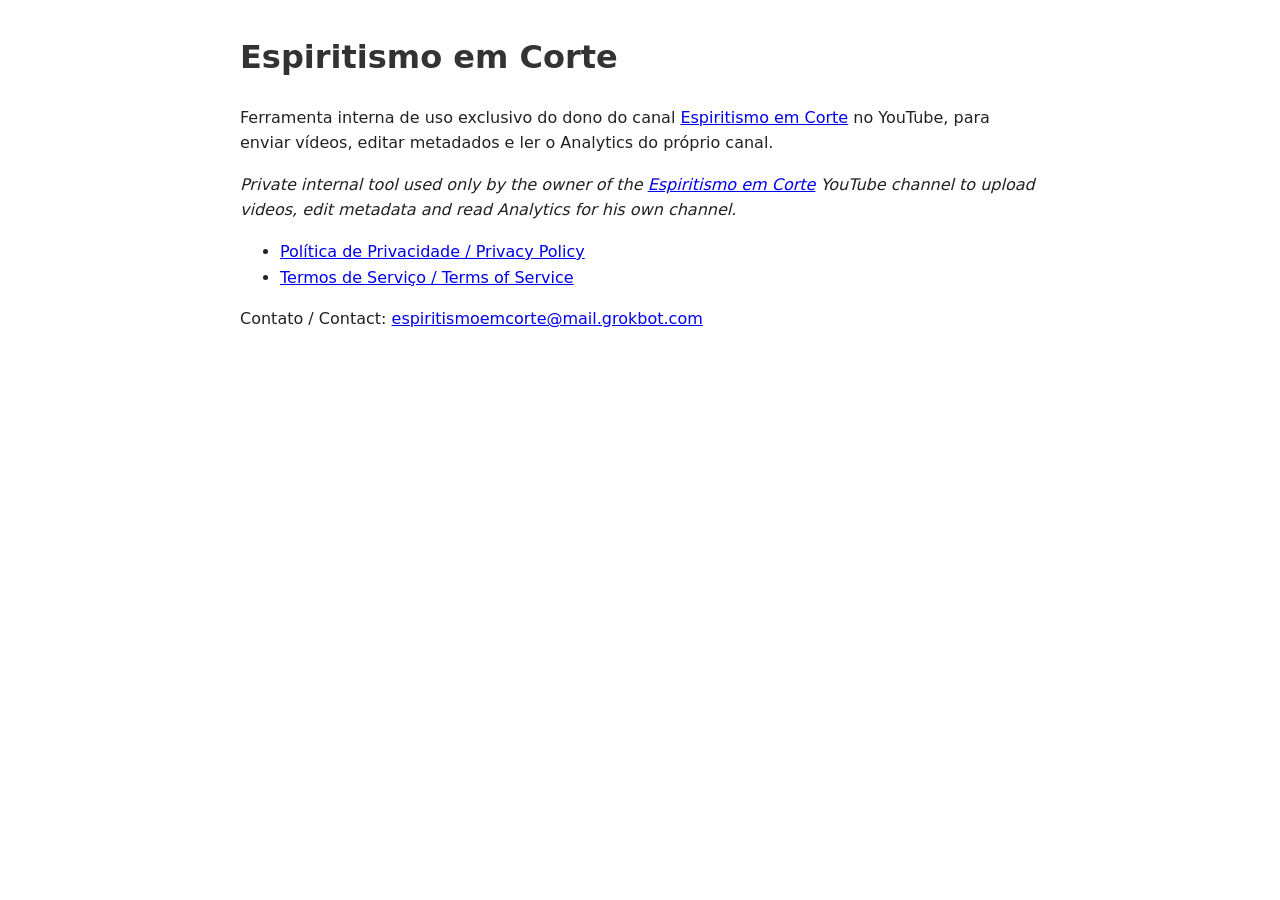
<file: index.html>
<!DOCTYPE html><html lang="pt-BR"><head><meta charset="utf-8"><meta name="viewport" content="width=device-width,initial-scale=1"><title>Espiritismo em Corte</title><link rel="stylesheet" href="style.css"></head><body>
<h1>Espiritismo em Corte</h1>
<p>Ferramenta interna de uso exclusivo do dono do canal <a href="https://www.youtube.com/@espiritismoemcorte">Espiritismo em Corte</a> no YouTube, para enviar vídeos, editar metadados e ler o Analytics do próprio canal.</p>
<p><em>Private internal tool used only by the owner of the <a href="https://www.youtube.com/@espiritismoemcorte">Espiritismo em Corte</a> YouTube channel to upload videos, edit metadata and read Analytics for his own channel.</em></p>
<ul><li><a href="privacy.html">Política de Privacidade / Privacy Policy</a></li><li><a href="terms.html">Termos de Serviço / Terms of Service</a></li></ul>
<p>Contato / Contact: <a href="mailto:espiritismoemcorte@mail.grokbot.com">espiritismoemcorte@mail.grokbot.com</a></p></body></html>
</file>
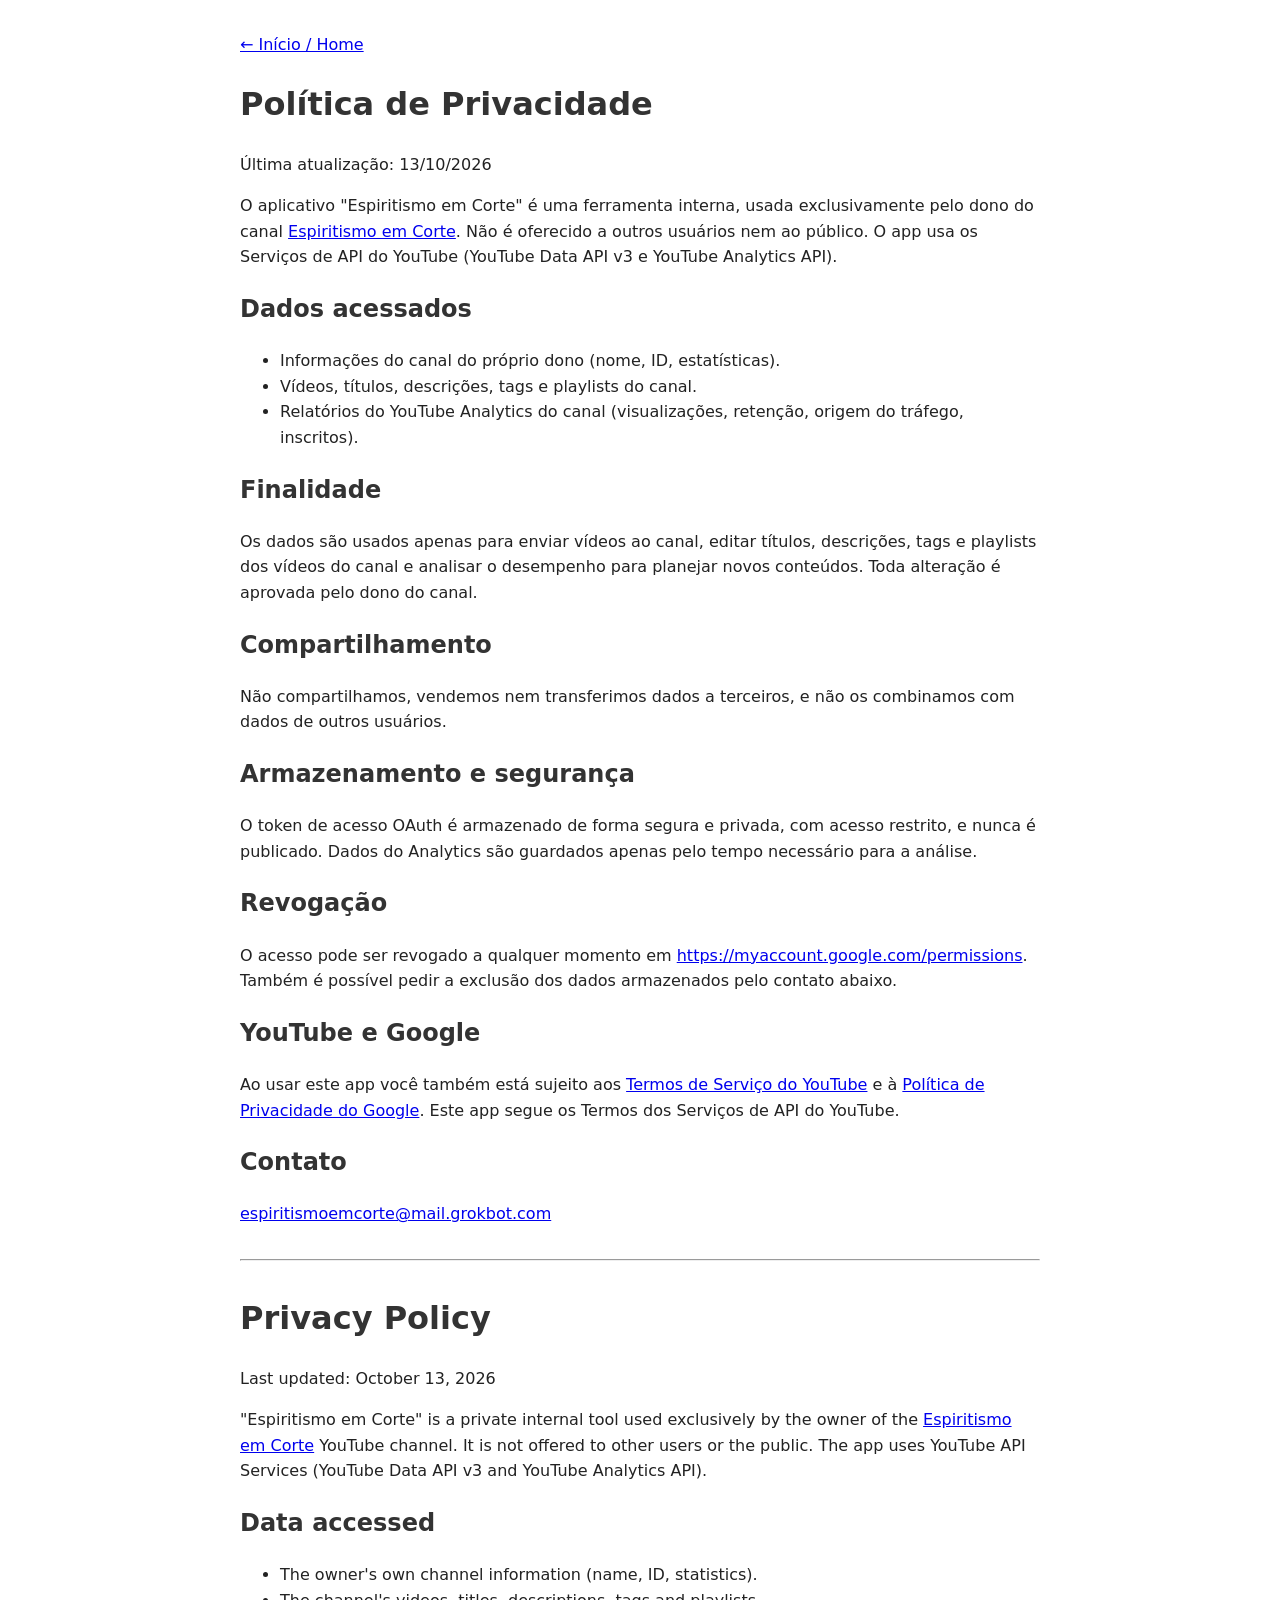
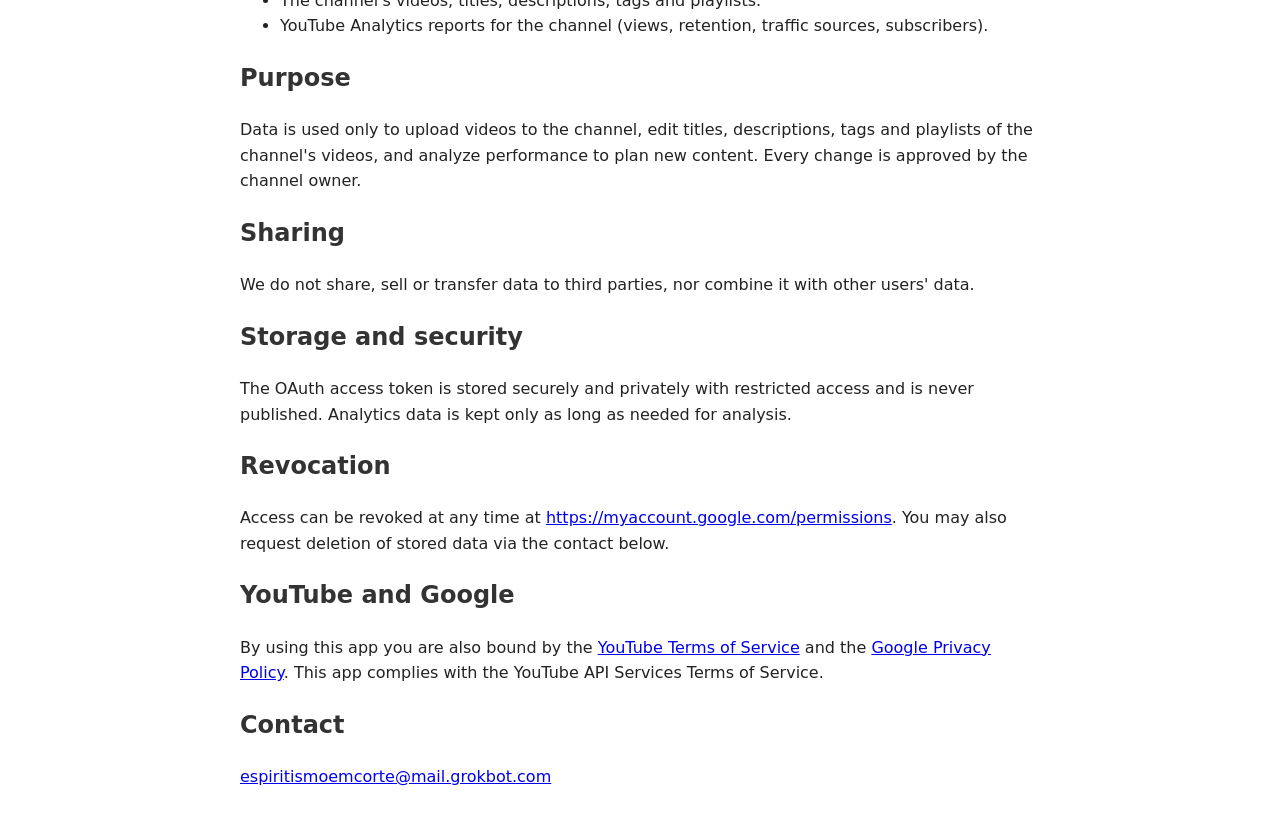
<file: privacy.html>
<!DOCTYPE html><html lang="pt-BR"><head><meta charset="utf-8"><meta name="viewport" content="width=device-width,initial-scale=1"><title>Política de Privacidade - Espiritismo em Corte</title><link rel="stylesheet" href="style.css"></head><body>
<p><a href="index.html">← Início / Home</a></p>
<h1>Política de Privacidade</h1><p>Última atualização: 13/10/2026</p>
<p>O aplicativo "Espiritismo em Corte" é uma ferramenta interna, usada exclusivamente pelo dono do canal <a href="https://www.youtube.com/@espiritismoemcorte">Espiritismo em Corte</a>. Não é oferecido a outros usuários nem ao público. O app usa os Serviços de API do YouTube (YouTube Data API v3 e YouTube Analytics API).</p>
<h2>Dados acessados</h2><ul><li>Informações do canal do próprio dono (nome, ID, estatísticas).</li><li>Vídeos, títulos, descrições, tags e playlists do canal.</li><li>Relatórios do YouTube Analytics do canal (visualizações, retenção, origem do tráfego, inscritos).</li></ul>
<h2>Finalidade</h2><p>Os dados são usados apenas para enviar vídeos ao canal, editar títulos, descrições, tags e playlists dos vídeos do canal e analisar o desempenho para planejar novos conteúdos. Toda alteração é aprovada pelo dono do canal.</p>
<h2>Compartilhamento</h2><p>Não compartilhamos, vendemos nem transferimos dados a terceiros, e não os combinamos com dados de outros usuários.</p>
<h2>Armazenamento e segurança</h2><p>O token de acesso OAuth é armazenado de forma segura e privada, com acesso restrito, e nunca é publicado. Dados do Analytics são guardados apenas pelo tempo necessário para a análise.</p>
<h2>Revogação</h2><p>O acesso pode ser revogado a qualquer momento em <a href="https://myaccount.google.com/permissions">https://myaccount.google.com/permissions</a>. Também é possível pedir a exclusão dos dados armazenados pelo contato abaixo.</p>
<h2>YouTube e Google</h2><p>Ao usar este app você também está sujeito aos <a href="https://www.youtube.com/t/terms">Termos de Serviço do YouTube</a> e à <a href="https://policies.google.com/privacy">Política de Privacidade do Google</a>. Este app segue os Termos dos Serviços de API do YouTube.</p>
<h2>Contato</h2><p><a href="mailto:espiritismoemcorte@mail.grokbot.com">espiritismoemcorte@mail.grokbot.com</a></p>
<hr>
<h1>Privacy Policy</h1><p>Last updated: October 13, 2026</p>
<p>"Espiritismo em Corte" is a private internal tool used exclusively by the owner of the <a href="https://www.youtube.com/@espiritismoemcorte">Espiritismo em Corte</a> YouTube channel. It is not offered to other users or the public. The app uses YouTube API Services (YouTube Data API v3 and YouTube Analytics API).</p>
<h2>Data accessed</h2><ul><li>The owner's own channel information (name, ID, statistics).</li><li>The channel's videos, titles, descriptions, tags and playlists.</li><li>YouTube Analytics reports for the channel (views, retention, traffic sources, subscribers).</li></ul>
<h2>Purpose</h2><p>Data is used only to upload videos to the channel, edit titles, descriptions, tags and playlists of the channel's videos, and analyze performance to plan new content. Every change is approved by the channel owner.</p>
<h2>Sharing</h2><p>We do not share, sell or transfer data to third parties, nor combine it with other users' data.</p>
<h2>Storage and security</h2><p>The OAuth access token is stored securely and privately with restricted access and is never published. Analytics data is kept only as long as needed for analysis.</p>
<h2>Revocation</h2><p>Access can be revoked at any time at <a href="https://myaccount.google.com/permissions">https://myaccount.google.com/permissions</a>. You may also request deletion of stored data via the contact below.</p>
<h2>YouTube and Google</h2><p>By using this app you are also bound by the <a href="https://www.youtube.com/t/terms">YouTube Terms of Service</a> and the <a href="https://policies.google.com/privacy">Google Privacy Policy</a>. This app complies with the YouTube API Services Terms of Service.</p>
<h2>Contact</h2><p><a href="mailto:espiritismoemcorte@mail.grokbot.com">espiritismoemcorte@mail.grokbot.com</a></p>
</body></html>
</file>
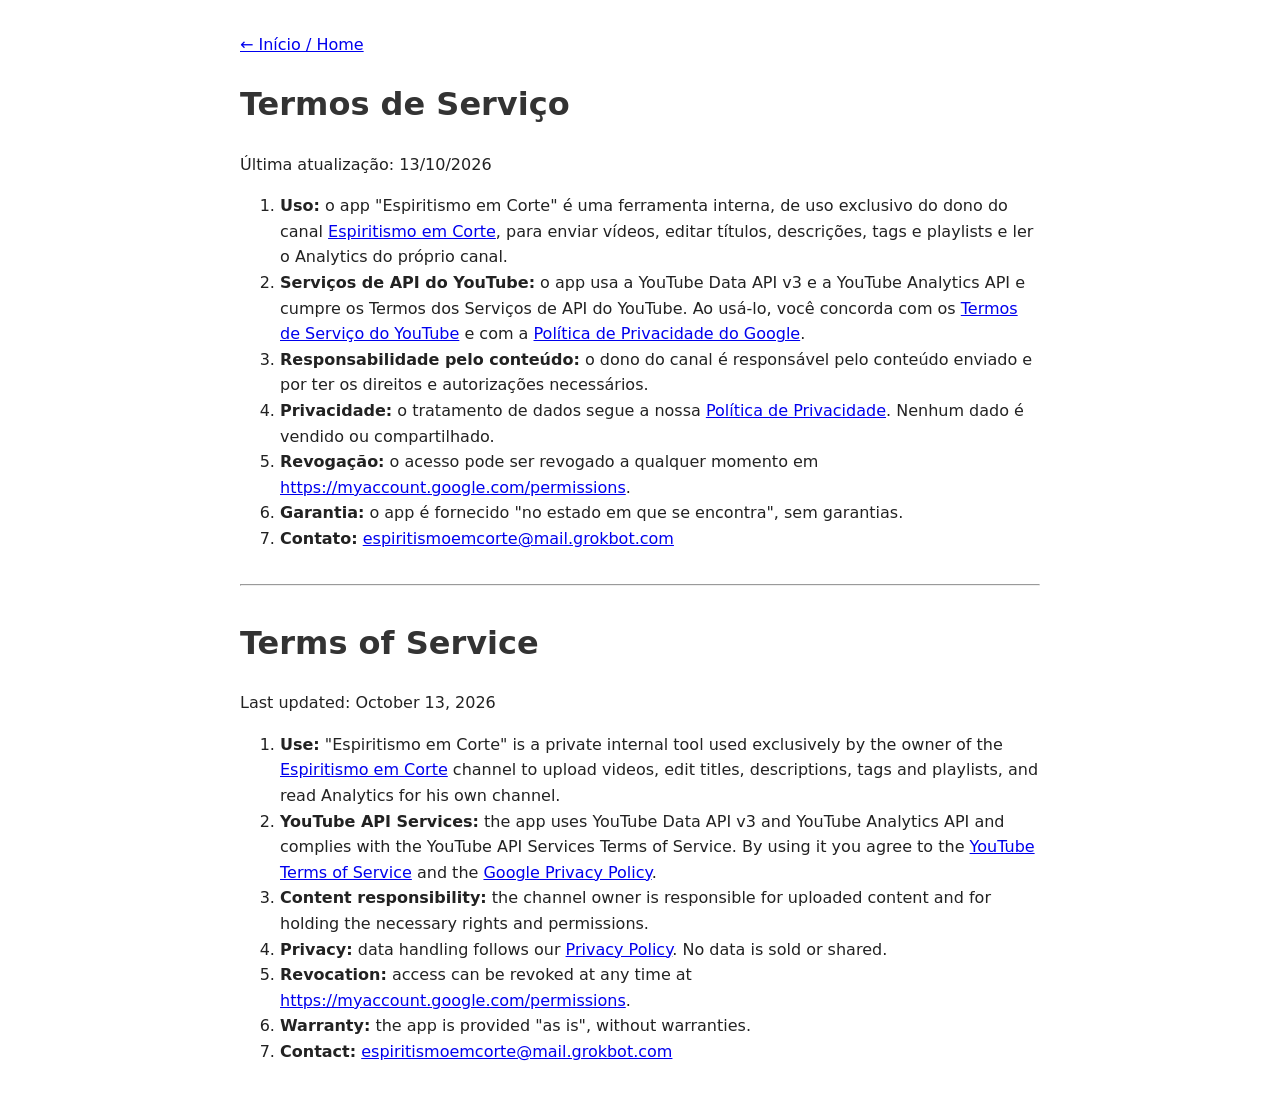
<file: terms.html>
<!DOCTYPE html><html lang="pt-BR"><head><meta charset="utf-8"><meta name="viewport" content="width=device-width,initial-scale=1"><title>Termos de Serviço - Espiritismo em Corte</title><link rel="stylesheet" href="style.css"></head><body>
<p><a href="index.html">← Início / Home</a></p>
<h1>Termos de Serviço</h1><p>Última atualização: 13/10/2026</p>
<ol><li><strong>Uso:</strong> o app "Espiritismo em Corte" é uma ferramenta interna, de uso exclusivo do dono do canal <a href="https://www.youtube.com/@espiritismoemcorte">Espiritismo em Corte</a>, para enviar vídeos, editar títulos, descrições, tags e playlists e ler o Analytics do próprio canal.</li>
<li><strong>Serviços de API do YouTube:</strong> o app usa a YouTube Data API v3 e a YouTube Analytics API e cumpre os Termos dos Serviços de API do YouTube. Ao usá-lo, você concorda com os <a href="https://www.youtube.com/t/terms">Termos de Serviço do YouTube</a> e com a <a href="https://policies.google.com/privacy">Política de Privacidade do Google</a>.</li>
<li><strong>Responsabilidade pelo conteúdo:</strong> o dono do canal é responsável pelo conteúdo enviado e por ter os direitos e autorizações necessários.</li>
<li><strong>Privacidade:</strong> o tratamento de dados segue a nossa <a href="privacy.html">Política de Privacidade</a>. Nenhum dado é vendido ou compartilhado.</li>
<li><strong>Revogação:</strong> o acesso pode ser revogado a qualquer momento em <a href="https://myaccount.google.com/permissions">https://myaccount.google.com/permissions</a>.</li>
<li><strong>Garantia:</strong> o app é fornecido "no estado em que se encontra", sem garantias.</li>
<li><strong>Contato:</strong> <a href="mailto:espiritismoemcorte@mail.grokbot.com">espiritismoemcorte@mail.grokbot.com</a></li></ol>
<hr>
<h1>Terms of Service</h1><p>Last updated: October 13, 2026</p>
<ol><li><strong>Use:</strong> "Espiritismo em Corte" is a private internal tool used exclusively by the owner of the <a href="https://www.youtube.com/@espiritismoemcorte">Espiritismo em Corte</a> channel to upload videos, edit titles, descriptions, tags and playlists, and read Analytics for his own channel.</li>
<li><strong>YouTube API Services:</strong> the app uses YouTube Data API v3 and YouTube Analytics API and complies with the YouTube API Services Terms of Service. By using it you agree to the <a href="https://www.youtube.com/t/terms">YouTube Terms of Service</a> and the <a href="https://policies.google.com/privacy">Google Privacy Policy</a>.</li>
<li><strong>Content responsibility:</strong> the channel owner is responsible for uploaded content and for holding the necessary rights and permissions.</li>
<li><strong>Privacy:</strong> data handling follows our <a href="privacy.html">Privacy Policy</a>. No data is sold or shared.</li>
<li><strong>Revocation:</strong> access can be revoked at any time at <a href="https://myaccount.google.com/permissions">https://myaccount.google.com/permissions</a>.</li>
<li><strong>Warranty:</strong> the app is provided "as is", without warranties.</li>
<li><strong>Contact:</strong> <a href="mailto:espiritismoemcorte@mail.grokbot.com">espiritismoemcorte@mail.grokbot.com</a></li></ol>
</body></html>
</file>
<file: style.css>
body{font-family:system-ui,sans-serif;max-width:800px;margin:2rem auto;padding:0 1rem;line-height:1.6;color:#222}h1,h2{color:#333}hr{margin:2rem 0}
</file>
